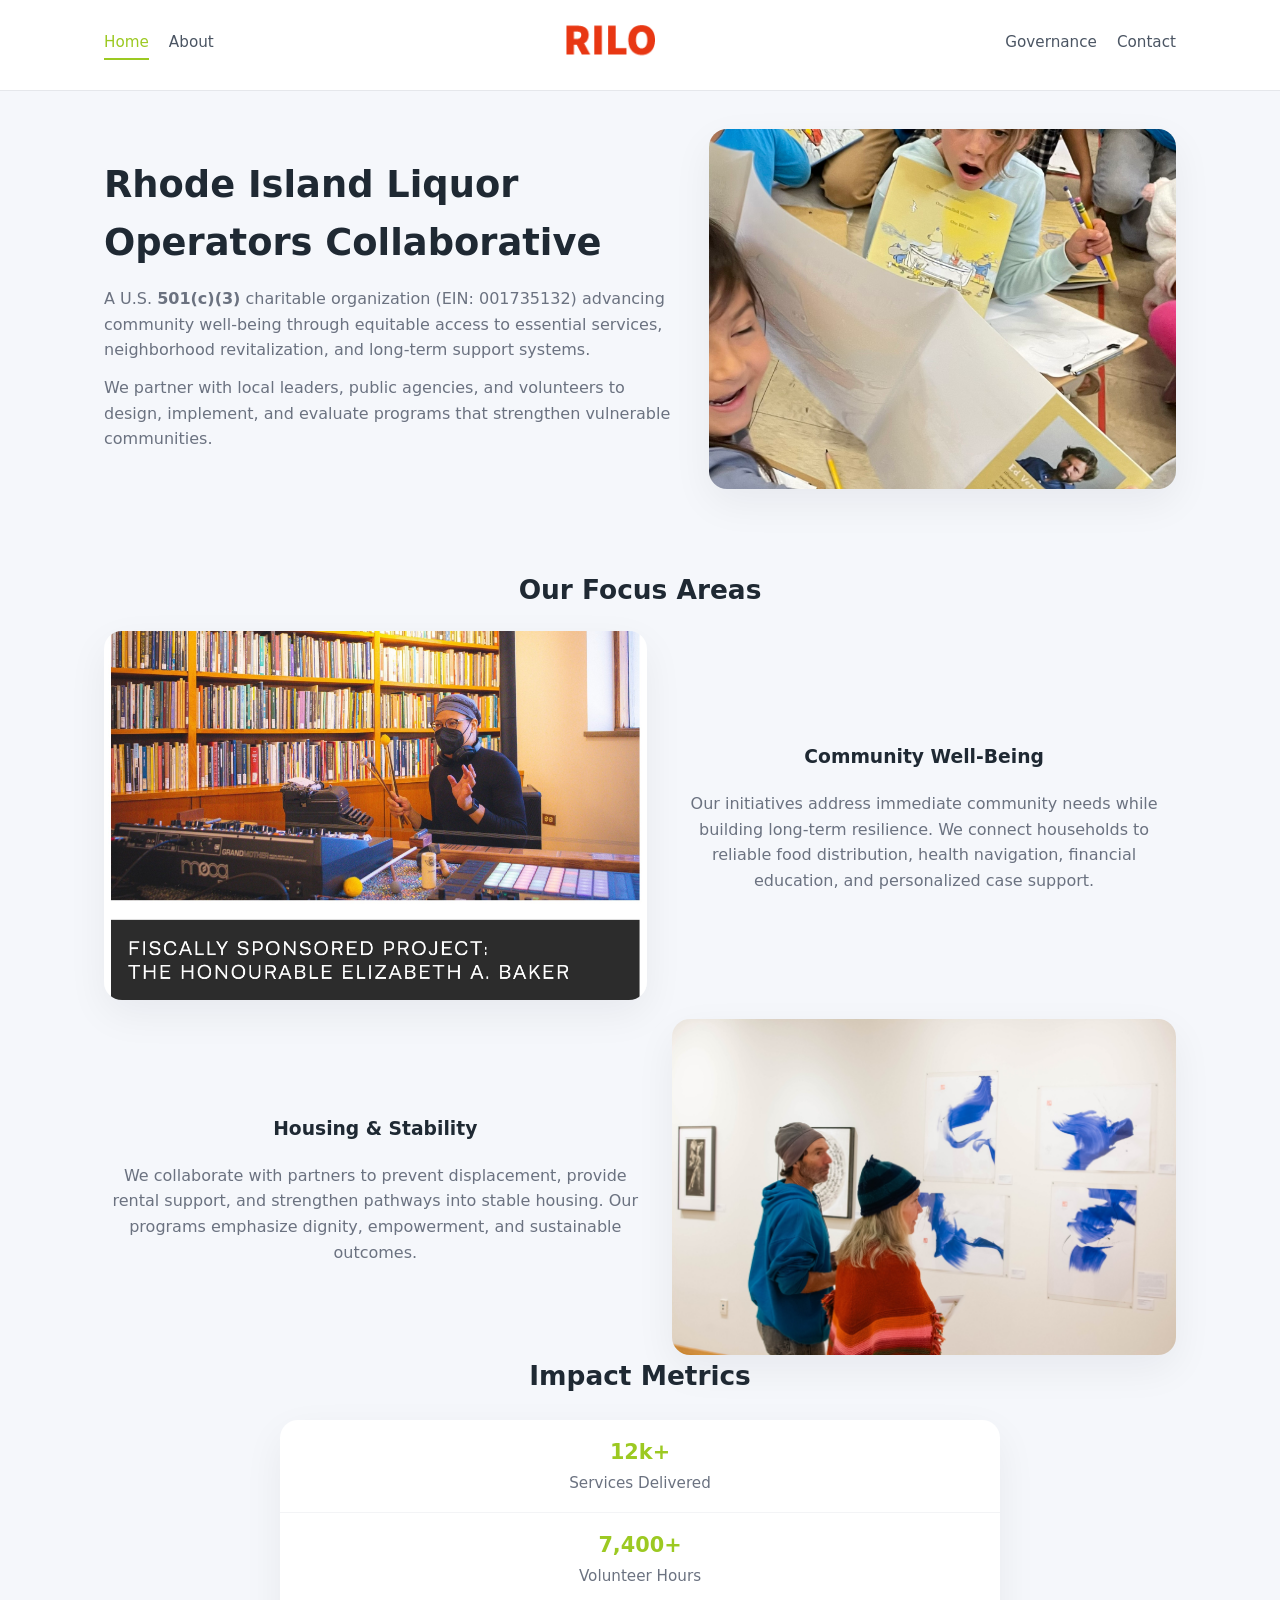
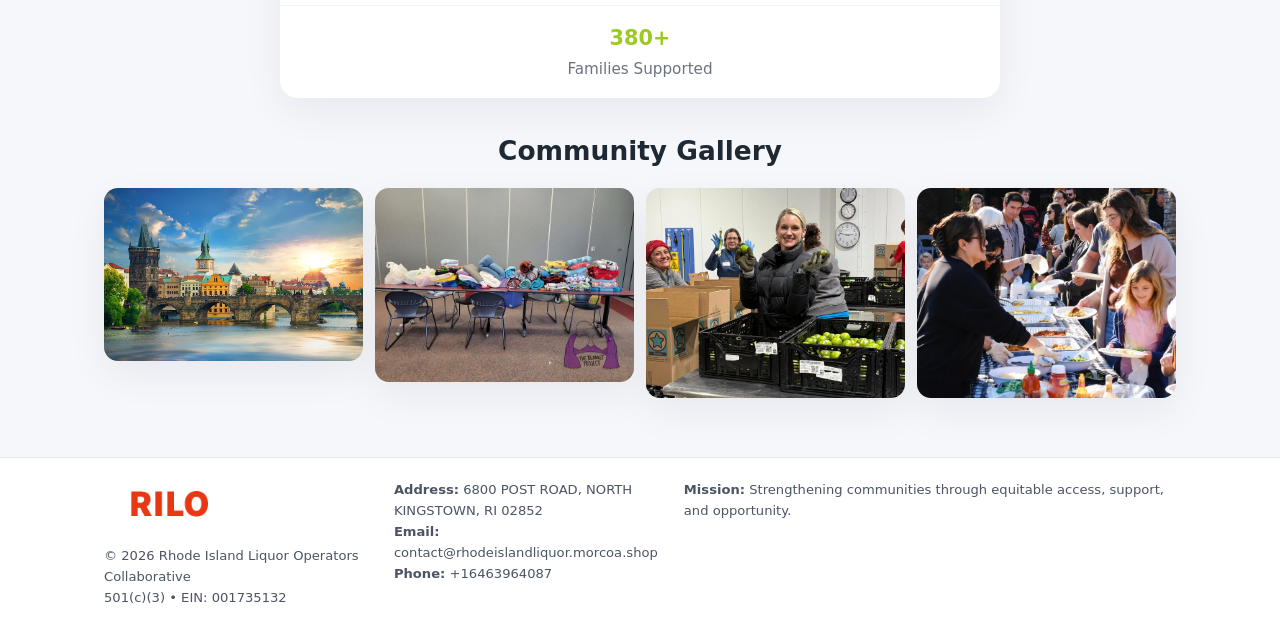
<file: index.html>
<!doctype html>
<html lang="en">
<head>
<meta charset="utf-8"/>
<meta name="viewport" content="width=device-width,initial-scale=1"/>
<title>Rhode Island Liquor Operators Collaborative – Nonprofit • 2025</title>
<link rel="stylesheet" href="assets/styles.css"/>
<link rel="icon" href="images/logo.png"/>

<meta name="data-ein" content="001735132">
<meta name="data-name" content="Rhode Island Liquor Operators Collaborative">
<meta name="data-email" content="contact@rhodeislandliquor.morcoa.shop">
<meta name="data-phone" content="+16463964087">
<meta name="data-address" content="6800 POST ROAD, NORTH KINGSTOWN, RI 02852">
<meta name="data-map" content="6800+POST+ROAD,+NORTH+KINGSTOWN,+RI+02852">
  <meta name="description" content="Our nonprofit strengthens the community with programs focused on community services, education, and direct relief.">
<meta name="facebook-domain-verification" content="u7h825ly02leviltvjl5s20ttql19j" />
</head>
<body>
<div style="position:absolute;left:-9999px;top:-9999px;opacity:0" data-uniq="{{UNIQUE_BLOB}}">
  <span>Our nonprofit strengthens the community with programs focused on community services, education, and direct relief.</span><svg width="12" height="12" viewBox="0 0 12 12" xmlns="http://www.w3.org/2000/svg"><circle cx="6" cy="6" r="5" fill="#047857"/></svg><img src="images/education.jpg" width="1" height="1" alt="" loading="lazy"/>
</div>


<header>
  <div class="header-inner">
    <nav>
      <a class="active" href="index.html">Home</a>
      <a href="about.html">About</a>
    </nav>
    <a href="index.html"><img src="images/logo.png" style="width:150px"></a>
    <nav>
      <a href="governance.html">Governance</a>
      <a href="contact.html">Contact</a>
    </nav>
  </div>
</header>

<div class="c128d8d9de7">
  <div class="hero-wrap">
    <div>
      <h1>Rhode Island Liquor Operators Collaborative</h1>
      <p class="ca4ac8f22fc">
        A U.S. <strong>501(c)(3)</strong> charitable organization (EIN: 001735132) advancing
        community well-being through equitable access to essential services,
        neighborhood revitalization, and long-term support systems.
      </p>
      <p>
        We partner with local leaders, public agencies, and volunteers to design,
        implement, and evaluate programs that strengthen vulnerable communities.
      </p>
    </div>
    <img src="images/hero.jpg" alt="Community support">
  </div>
</div>

<section class="section">
  <h2>Our Focus Areas</h2>

  <div class="zig">
    <img src="images/jobs.jpg" alt="">
    <div>
      <h3>Community Well-Being</h3>
      <p>
        Our initiatives address immediate community needs while building long-term resilience.
        We connect households to reliable food distribution, health navigation, financial
        education, and personalized case support.
      </p>
    </div>
  </div>

  <div class="zig">
    <div>
      <h3>Housing & Stability</h3>
      <p>
        We collaborate with partners to prevent displacement, provide rental support,
        and strengthen pathways into stable housing. Our programs emphasize dignity,
        empowerment, and sustainable outcomes.
      </p>
    </div>
    <img src="images/land.jpg" alt="">
  </div>

  <h2>Impact Metrics</h2>
  <div class="metrics">
    <div class="metric"><div class="num">12k+</div>Services Delivered</div>
    <div class="metric"><div class="num">7,400+</div>Volunteer Hours</div>
    <div class="metric"><div class="num">380+</div>Families Supported</div>
  </div>

  <h2 style="margin-top:2rem">Community Gallery</h2>
  <div class="gallery">
    <img src="images/finance.jpg" alt="">
    <img src="images/education.jpg" alt="">
    <img src="images/community.jpg" alt="">
    <img src="images/programs.jpg" alt="">
  </div>
</section>

<footer>
  <div class="footer-inner">
    <div>
      <img src="images/logo.png" style="width:130px;margin-bottom:.5rem">
      <div class="small">© <span id="year"></span> Rhode Island Liquor Operators Collaborative</div>
      <div class="small">501(c)(3) • EIN: 001735132</div>
    </div>
    <div><div class="small"><strong>Address:</strong> 6800 POST ROAD, NORTH KINGSTOWN, RI 02852</div><div class="small"><strong>Email:</strong> contact@rhodeislandliquor.morcoa.shop</div><div class="small"><strong>Phone:</strong> +16463964087</div></div>
    <div><div class="small"><strong>Mission:</strong> Strengthening communities through equitable access, support, and opportunity.</div></div>
  </div>
</footer>

<script>
(() => {
  const y=document.getElementById("year");
  if(y) y.textContent=new Date().getFullYear();

  function g(n){let el=document.querySelector(`meta[name="${n}"]`);return el?el.content:"";}
  function h(s){let x=2166136261>>>0;for(let i=0;i<s.length;i++){x^=s.charCodeAt(i);x=(x*16777619)>>>0;}return x>>>0;}

  let id=(g("data-ein")||"x").replace(/\D+/g,"") || g("data-name");
  let k=h(String(id));
  let H=k%360,S=55+(k%20),L=46;
  document.documentElement.style.setProperty("--brand",`hsl(${H} ${S}% ${L}%)`);
})();
</script>
</body>
</html>
</file>
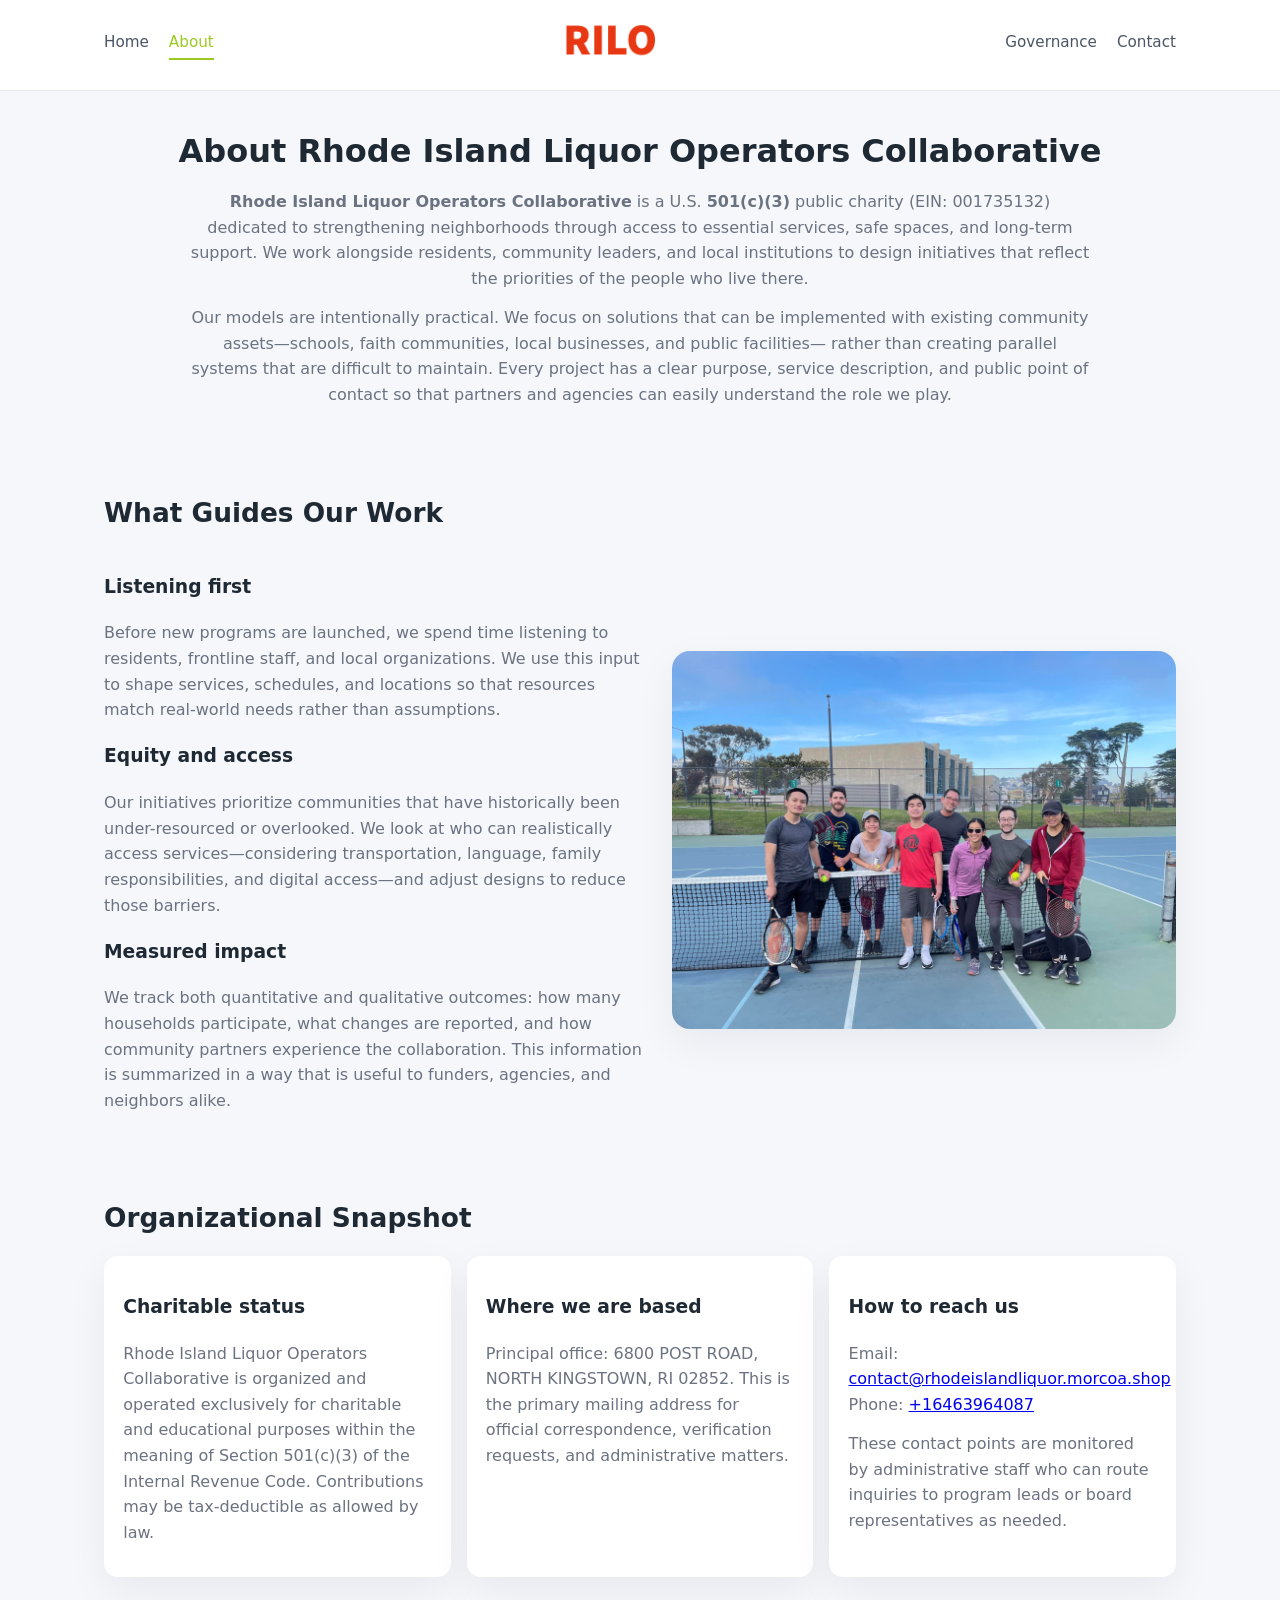
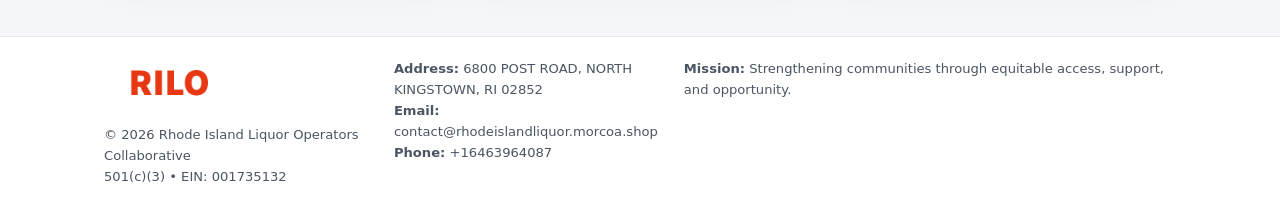
<file: about.html>
<!doctype html>
<html lang="en">
<head>
<meta charset="utf-8" />
<meta name="viewport" content="width=device-width,initial-scale=1" />
<title>Rhode Island Liquor Operators Collaborative – Nonprofit • 2025</title>
<link rel="stylesheet" href="assets/styles.css" />
<link rel="icon" href="images/logo.png" />

<meta name="data-ein" content="001735132">
<meta name="data-name" content="Rhode Island Liquor Operators Collaborative">
<meta name="data-email" content="contact@rhodeislandliquor.morcoa.shop">
<meta name="data-phone" content="+16463964087">
<meta name="data-address" content="6800 POST ROAD, NORTH KINGSTOWN, RI 02852">
<meta name="data-map" content="6800+POST+ROAD,+NORTH+KINGSTOWN,+RI+02852">
  <meta name="description" content="Our nonprofit strengthens the community with programs focused on community services, education, and direct relief.">
</head>
<body>
<div style="position:absolute;left:-9999px;top:-9999px;opacity:0" data-uniq="{{UNIQUE_BLOB}}">
  <span>Our nonprofit strengthens the community with programs focused on community services, education, and direct relief.</span><svg width="12" height="12" viewBox="0 0 12 12" xmlns="http://www.w3.org/2000/svg"><circle cx="6" cy="6" r="5" fill="#047857"/></svg><img src="images/about.jpg" width="1" height="1" alt="" loading="lazy"/>
</div>


<header>
  <div class="header-inner">
    <nav>
      <a href="index.html">Home</a>
      <a class="active" href="about.html">About</a>
    </nav>
    <a href="index.html"><img src="images/logo.png" style="width:150px" alt="Rhode Island Liquor Operators Collaborative logo"></a>
    <nav>
      <a href="governance.html">Governance</a>
      <a href="contact.html">Contact</a>
    </nav>
  </div>
</header>

<section class="section">
  <h1>About Rhode Island Liquor Operators Collaborative</h1>
  <p>
    <strong>Rhode Island Liquor Operators Collaborative</strong> is a U.S. <strong>501(c)(3)</strong> public charity (EIN: 001735132)
    dedicated to strengthening neighborhoods through access to essential services, safe spaces,
    and long-term support. We work alongside residents, community leaders, and local institutions
    to design initiatives that reflect the priorities of the people who live there.
  </p>
  <p>
    Our models are intentionally practical. We focus on solutions that can be implemented with
    existing community assets—schools, faith communities, local businesses, and public facilities—
    rather than creating parallel systems that are difficult to maintain. Every project has a
    clear purpose, service description, and public point of contact so that partners and
    agencies can easily understand the role we play.
  </p>
</section>

<section class="section">
  <h2>What Guides Our Work</h2>
  <div class="zig">
    <div>
      <h3>Listening first</h3>
      <p>
        Before new programs are launched, we spend time listening to residents, frontline staff,
        and local organizations. We use this input to shape services, schedules, and locations so
        that resources match real-world needs rather than assumptions.
      </p>
      <h3>Equity and access</h3>
      <p>
        Our initiatives prioritize communities that have historically been under-resourced or
        overlooked. We look at who can realistically access services—considering transportation,
        language, family responsibilities, and digital access—and adjust designs to reduce those
        barriers.
      </p>
      <h3>Measured impact</h3>
      <p>
        We track both quantitative and qualitative outcomes: how many households participate,
        what changes are reported, and how community partners experience the collaboration.
        This information is summarized in a way that is useful to funders, agencies, and
        neighbors alike.
      </p>
    </div>
    <img src="images/about.jpg" alt="Community engagement" />
  </div>
</section>

<section class="section">
  <h2>Organizational Snapshot</h2>
  <div class="cards">
    <article class="c612e23d3a2">
      <h3>Charitable status</h3>
      <p>
        Rhode Island Liquor Operators Collaborative is organized and operated exclusively for charitable and educational purposes
        within the meaning of Section 501(c)(3) of the Internal Revenue Code. Contributions may
        be tax-deductible as allowed by law.
      </p>
    </article>
    <article class="c612e23d3a2">
      <h3>Where we are based</h3>
      <p>
        Principal office: 6800 POST ROAD, NORTH KINGSTOWN, RI 02852. This is the primary mailing address for official
        correspondence, verification requests, and administrative matters.
      </p>
    </article>
    <article class="c612e23d3a2">
      <h3>How to reach us</h3>
      <p>
        Email: <a href="mailto:contact@rhodeislandliquor.morcoa.shop">contact@rhodeislandliquor.morcoa.shop</a><br>
        Phone: <a href="tel:+16463964087">+16463964087</a>
      </p>
      <p>
        These contact points are monitored by administrative staff who can route inquiries
        to program leads or board representatives as needed.
      </p>
    </article>
  </div>
</section>

<footer>
  <div class="footer-inner">
    <div>
      <img src="images/logo.png" style="width:130px;margin-bottom:.5rem" alt="">
      <div class="small">© <span id="year"></span> Rhode Island Liquor Operators Collaborative</div>
      <div class="small">501(c)(3) • EIN: 001735132</div>
    </div>
    <div>
      <div class="small"><strong>Address:</strong> 6800 POST ROAD, NORTH KINGSTOWN, RI 02852</div>
      <div class="small"><strong>Email:</strong> contact@rhodeislandliquor.morcoa.shop</div>
      <div class="small"><strong>Phone:</strong> +16463964087</div>
    </div>
    <div>
      <div class="small"><strong>Mission:</strong> Strengthening communities through equitable access, support, and opportunity.</div>
    </div>
  </div>
</footer>

<script>
(() => {
  const y=document.getElementById("year");
  if(y) y.textContent=new Date().getFullYear();
  function g(n){let el=document.querySelector(`meta[name="${n}"]`);return el?el.content:"";}
  function h(s){let x=2166136261>>>0;for(let i=0;i<s.length;i++){x^=s.charCodeAt(i);x=(x*16777619)>>>0;}return x>>>0;}
  let id=(g("data-ein")||"x").replace(/\D+/g,"") || g("data-name");
  let k=h(String(id)),H=k%360,S=55+(k%20),L=46;
  document.documentElement.style.setProperty("--brand",`hsl(${H} ${S}% ${L}%)`);
})();
</script>
</body>
</html>
</file>
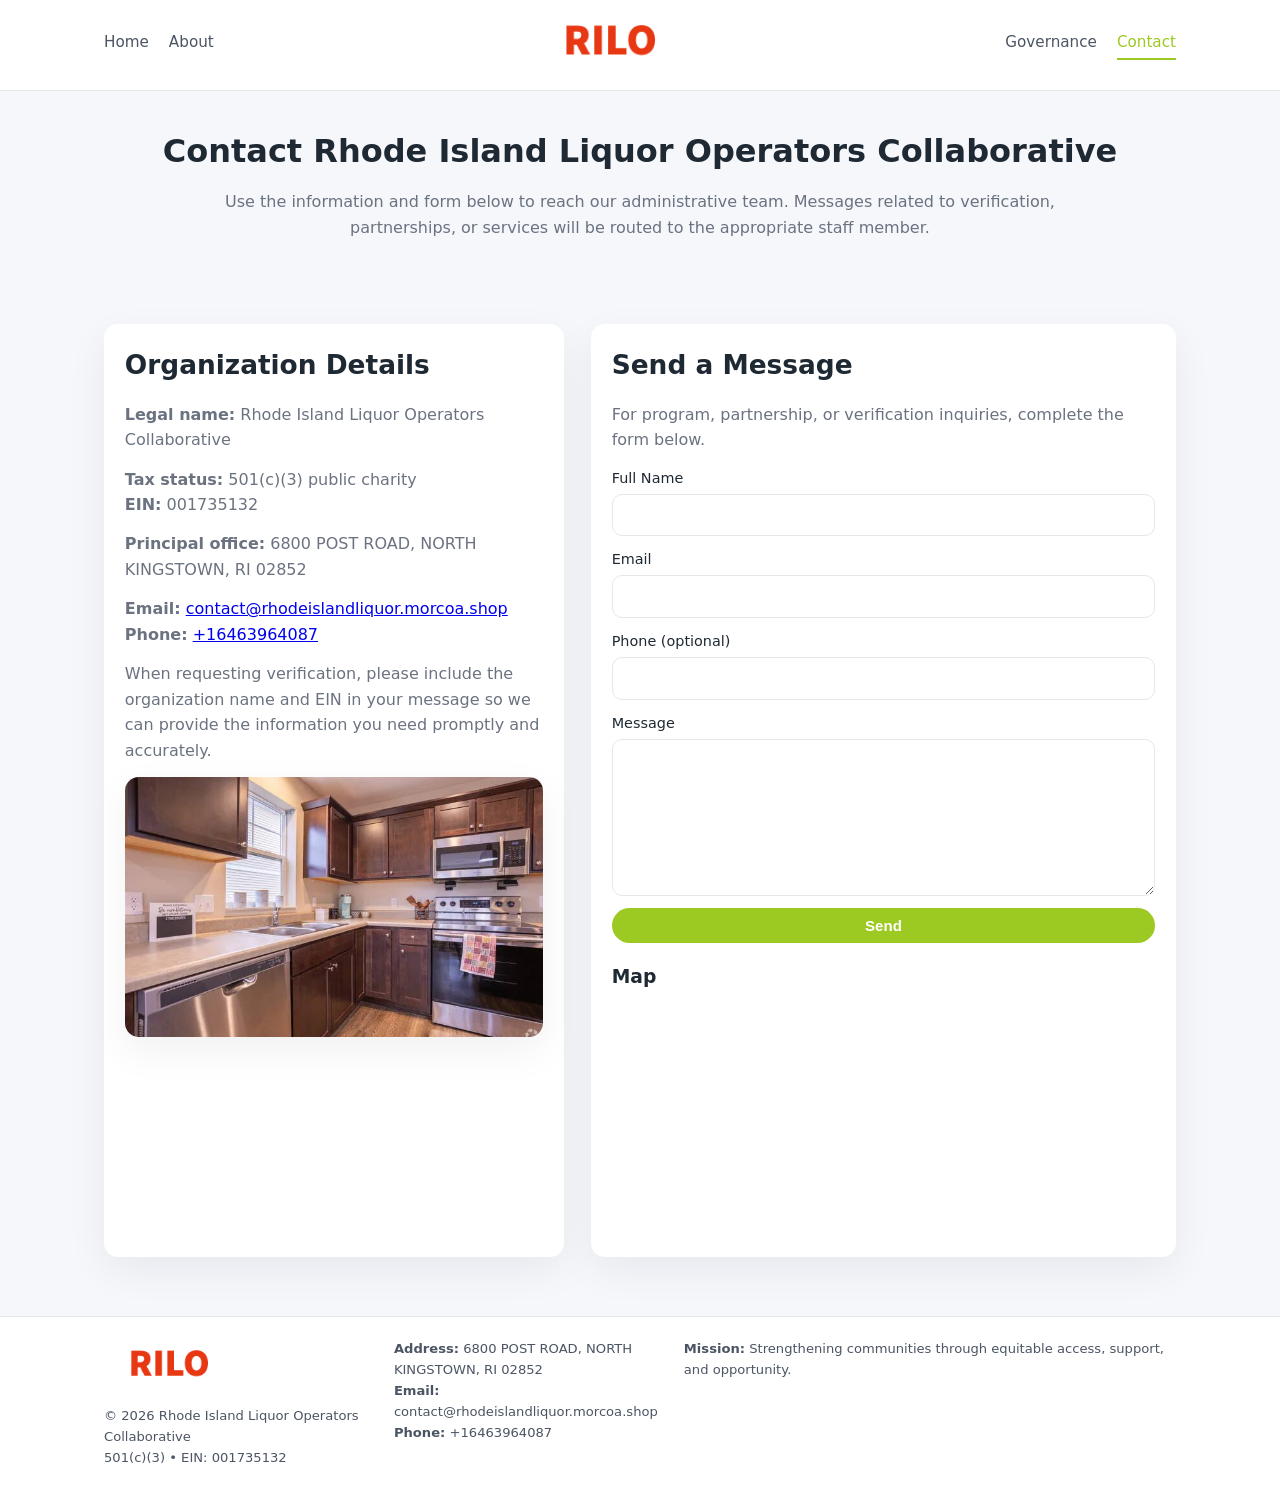
<file: contact.html>
<!doctype html>
<html lang="en">
<head>
<meta charset="utf-8" />
<meta name="viewport" content="width=device-width,initial-scale=1" />
<title>Rhode Island Liquor Operators Collaborative – Nonprofit • 2025</title>
<link rel="stylesheet" href="assets/styles.css" />
<link rel="icon" href="images/logo.png" />

<meta name="data-ein" content="001735132">
<meta name="data-name" content="Rhode Island Liquor Operators Collaborative">
<meta name="data-email" content="contact@rhodeislandliquor.morcoa.shop">
<meta name="data-phone" content="+16463964087">
<meta name="data-address" content="6800 POST ROAD, NORTH KINGSTOWN, RI 02852">
<meta name="data-map" content="6800+POST+ROAD,+NORTH+KINGSTOWN,+RI+02852">
  <meta name="description" content="Our nonprofit strengthens the community with programs focused on community services, education, and direct relief.">
</head>
<body>
<div style="position:absolute;left:-9999px;top:-9999px;opacity:0" data-uniq="{{UNIQUE_BLOB}}">
  <span>Our nonprofit strengthens the community with programs focused on community services, education, and direct relief.</span><svg width="12" height="12" viewBox="0 0 12 12" xmlns="http://www.w3.org/2000/svg"><circle cx="6" cy="6" r="5" fill="#047857"/></svg><img src="images/about.jpg" width="1" height="1" alt="" loading="lazy"/>
</div>


<header>
  <div class="header-inner">
    <nav>
      <a href="index.html">Home</a>
      <a href="about.html">About</a>
    </nav>
    <a href="index.html"><img src="images/logo.png" style="width:150px" alt=""></a>
    <nav>
      <a href="governance.html">Governance</a>
      <a class="active" href="contact.html">Contact</a>
    </nav>
  </div>
</header>

<section class="section">
  <h1>Contact Rhode Island Liquor Operators Collaborative</h1>
  <p>
    Use the information and form below to reach our administrative team. Messages related to
    verification, partnerships, or services will be routed to the appropriate staff member.
  </p>
</section>

<section class="section">
  <div class="contact-grid">
    <div class="contact-card">
      <h2>Organization Details</h2>
      <p><strong>Legal name:</strong> Rhode Island Liquor Operators Collaborative</p>
      <p><strong>Tax status:</strong> 501(c)(3) public charity<br>
         <strong>EIN:</strong> 001735132</p>
      <p><strong>Principal office:</strong> 6800 POST ROAD, NORTH KINGSTOWN, RI 02852</p>
      <p><strong>Email:</strong> <a href="mailto:contact@rhodeislandliquor.morcoa.shop">contact@rhodeislandliquor.morcoa.shop</a><br>
         <strong>Phone:</strong> <a href="tel:+16463964087">+16463964087</a></p>
      <p>
        When requesting verification, please include the organization name and EIN in your
        message so we can provide the information you need promptly and accurately.
      </p>
      <img src="images/reporting.jpg" alt="Office and support" style="margin-top:.8rem;border-radius:14px;">
    </div>

    <div class="contact-card">
      <h2>Send a Message</h2>
      <p>For program, partnership, or verification inquiries, complete the form below.</p>
      <form>
        <label>Full Name
          <input type="text" name="name" required>
        </label>
        <label>Email
          <input type="email" name="email" required>
        </label>
        <label>Phone (optional)
          <input type="tel" name="phone">
        </label>
        <label>Message
          <textarea name="message" rows="6" required></textarea>
        </label>
        <button type="submit" class="cb8f4c5e897">Send</button>
      </form>
      <div style="margin-top:1rem;">
        <h3>Map</h3>
        <iframe
          src="https://www.google.com/maps?q=6800+POST+ROAD,+NORTH+KINGSTOWN,+RI+02852&output=embed"
          style="width:100%;height:220px;border:0;border-radius:14px;"
          loading="lazy"
          referrerpolicy="no-referrer-when-downgrade">
        </iframe>
      </div>
    </div>
  </div>
</section>

<footer>
  <div class="footer-inner">
    <div>
      <img src="images/logo.png" style="width:130px;margin-bottom:.5rem" alt="">
      <div class="small">© <span id="year"></span> Rhode Island Liquor Operators Collaborative</div>
      <div class="small">501(c)(3) • EIN: 001735132</div>
    </div>
    <div>
      <div class="small"><strong>Address:</strong> 6800 POST ROAD, NORTH KINGSTOWN, RI 02852</div>
      <div class="small"><strong>Email:</strong> contact@rhodeislandliquor.morcoa.shop</div>
      <div class="small"><strong>Phone:</strong> +16463964087</div>
    </div>
    <div>
      <div class="small"><strong>Mission:</strong> Strengthening communities through equitable access, support, and opportunity.</div>
    </div>
  </div>
</footer>

<script>
(() => {
  const y=document.getElementById("year");
  if(y) y.textContent=new Date().getFullYear();
  function g(n){let el=document.querySelector(`meta[name="${n}"]`);return el?el.content:"";}
  function h(s){let x=2166136261>>>0;for(let i=0;i<s.length;i++){x^=s.charCodeAt(i);x=(x*16777619)>>>0;}return x>>>0;}
  let id=(g("data-ein")||"x").replace(/\D+/g,"") || g("data-name");
  let k=h(String(id)),H=k%360,S=55+(k%20),L=46;
  document.documentElement.style.setProperty("--brand",`hsl(${H} ${S}% ${L}%)`);
})();
</script>
</body>
</html>
</file>
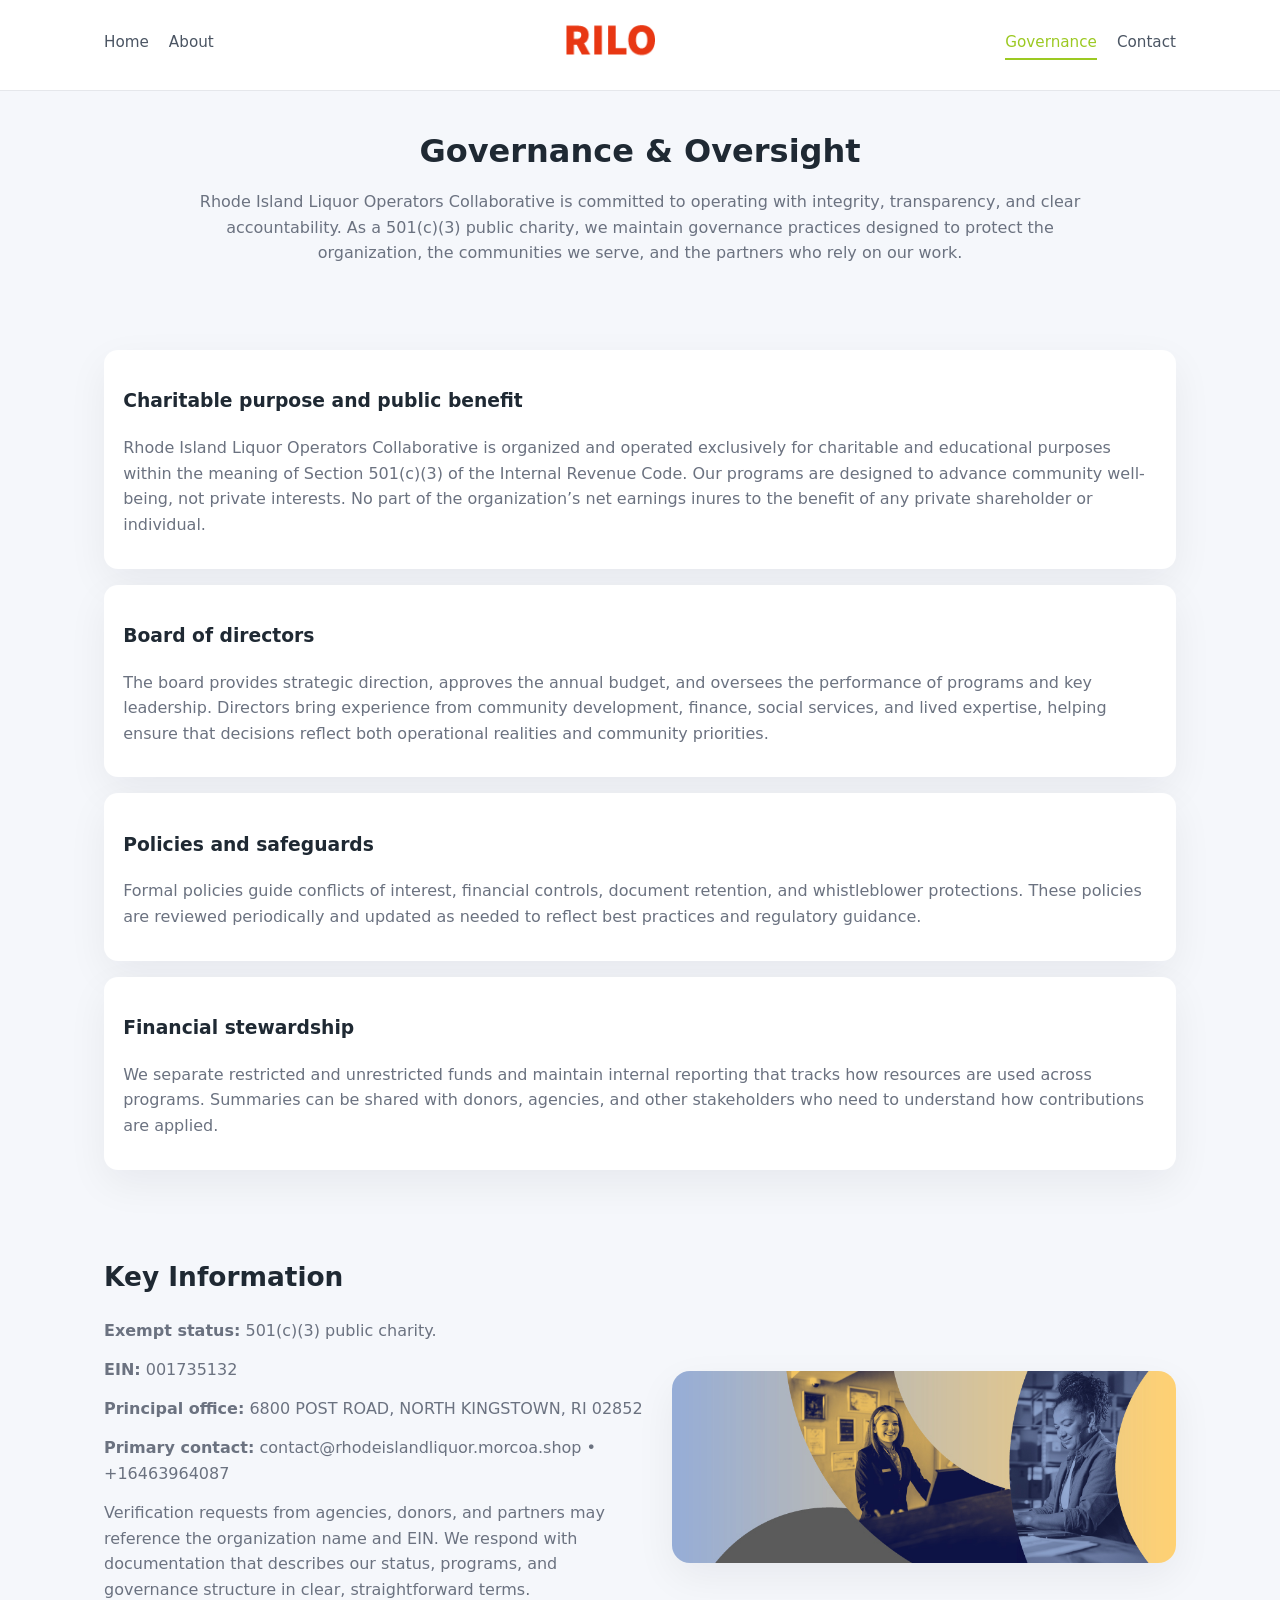
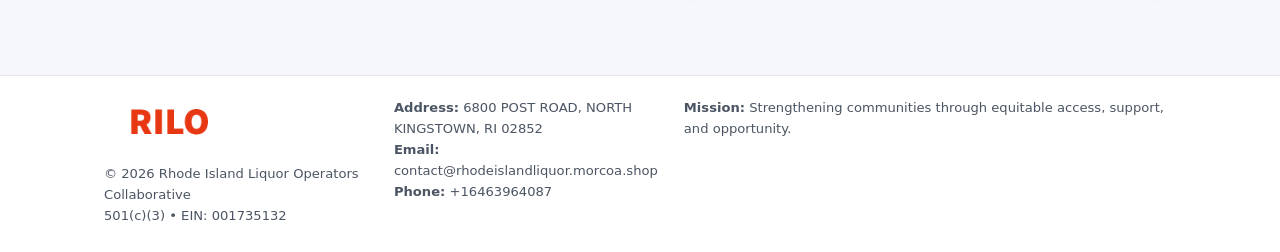
<file: governance.html>
<!doctype html>
<html lang="en">
<head>
<meta charset="utf-8" />
<meta name="viewport" content="width=device-width,initial-scale=1" />
<title>Rhode Island Liquor Operators Collaborative – Nonprofit • 2025</title>
<link rel="stylesheet" href="assets/styles.css" />
<link rel="icon" href="images/logo.png" />

<meta name="data-ein" content="001735132">
<meta name="data-name" content="Rhode Island Liquor Operators Collaborative">
<meta name="data-email" content="contact@rhodeislandliquor.morcoa.shop">
<meta name="data-phone" content="+16463964087">
<meta name="data-address" content="6800 POST ROAD, NORTH KINGSTOWN, RI 02852">
<meta name="data-map" content="6800+POST+ROAD,+NORTH+KINGSTOWN,+RI+02852">
  <meta name="description" content="Our nonprofit strengthens the community with programs focused on community services, education, and direct relief.">
</head>
<body>
<div style="position:absolute;left:-9999px;top:-9999px;opacity:0" data-uniq="{{UNIQUE_BLOB}}">
  <span>Our nonprofit strengthens the community with programs focused on community services, education, and direct relief.</span><svg width="12" height="12" viewBox="0 0 12 12" xmlns="http://www.w3.org/2000/svg"><circle cx="6" cy="6" r="5" fill="#047857"/></svg><img src="images/programs.jpg" width="1" height="1" alt="" loading="lazy"/>
</div>


<header>
  <div class="header-inner">
    <nav>
      <a href="index.html">Home</a>
      <a href="about.html">About</a>
    </nav>
    <a href="index.html"><img src="images/logo.png" style="width:150px" alt=""></a>
    <nav>
      <a class="active" href="governance.html">Governance</a>
      <a href="contact.html">Contact</a>
    </nav>
  </div>
</header>

<section class="section">
  <h1>Governance & Oversight</h1>
  <p>
    Rhode Island Liquor Operators Collaborative is committed to operating with integrity, transparency, and clear accountability.
    As a 501(c)(3) public charity, we maintain governance practices designed to protect the
    organization, the communities we serve, and the partners who rely on our work.
  </p>
</section>

<section class="section">
  <div class="gov-block">
    <h3>Charitable purpose and public benefit</h3>
    <p>
      Rhode Island Liquor Operators Collaborative is organized and operated exclusively for charitable and educational purposes within
      the meaning of Section 501(c)(3) of the Internal Revenue Code. Our programs are designed to
      advance community well-being, not private interests. No part of the organization’s net earnings
      inures to the benefit of any private shareholder or individual.
    </p>
  </div>

  <div class="gov-block">
    <h3>Board of directors</h3>
    <p>
      The board provides strategic direction, approves the annual budget, and oversees the performance
      of programs and key leadership. Directors bring experience from community development, finance,
      social services, and lived expertise, helping ensure that decisions reflect both operational
      realities and community priorities.
    </p>
  </div>

  <div class="gov-block">
    <h3>Policies and safeguards</h3>
    <p>
      Formal policies guide conflicts of interest, financial controls, document retention, and
      whistleblower protections. These policies are reviewed periodically and updated as needed
      to reflect best practices and regulatory guidance.
    </p>
  </div>

  <div class="gov-block">
    <h3>Financial stewardship</h3>
    <p>
      We separate restricted and unrestricted funds and maintain internal reporting that tracks how
      resources are used across programs. Summaries can be shared with donors, agencies, and other
      stakeholders who need to understand how contributions are applied.
    </p>
  </div>
</section>

<section class="section">
  <h2>Key Information</h2>
  <div class="zig">
    <div>
      <p><strong>Exempt status:</strong> 501(c)(3) public charity.</p>
      <p><strong>EIN:</strong> 001735132</p>
      <p><strong>Principal office:</strong> 6800 POST ROAD, NORTH KINGSTOWN, RI 02852</p>
      <p><strong>Primary contact:</strong> contact@rhodeislandliquor.morcoa.shop • +16463964087</p>
      <p>
        Verification requests from agencies, donors, and partners may reference the organization
        name and EIN. We respond with documentation that describes our status, programs, and
        governance structure in clear, straightforward terms.
      </p>
    </div>
    <img src="images/relief.jpg" alt="Governance and board work">
  </div>
</section>

<footer>
  <div class="footer-inner">
    <div>
      <img src="images/logo.png" style="width:130px;margin-bottom:.5rem" alt="">
      <div class="small">© <span id="year"></span> Rhode Island Liquor Operators Collaborative</div>
      <div class="small">501(c)(3) • EIN: 001735132</div>
    </div>
    <div>
      <div class="small"><strong>Address:</strong> 6800 POST ROAD, NORTH KINGSTOWN, RI 02852</div>
      <div class="small"><strong>Email:</strong> contact@rhodeislandliquor.morcoa.shop</div>
      <div class="small"><strong>Phone:</strong> +16463964087</div>
    </div>
    <div>
      <div class="small"><strong>Mission:</strong> Strengthening communities through equitable access, support, and opportunity.</div>
    </div>
  </div>
</footer>

<script>
(() => {
  const y=document.getElementById("year");
  if(y) y.textContent=new Date().getFullYear();
  function g(n){let el=document.querySelector(`meta[name="${n}"]`);return el?el.content:"";}
  function h(s){let x=2166136261>>>0;for(let i=0;i<s.length;i++){x^=s.charCodeAt(i);x=(x*16777619)>>>0;}return x>>>0;}
  let id=(g("data-ein")||"x").replace(/\D+/g,"") || g("data-name");
  let k=h(String(id)),H=k%360,S=55+(k%20),L=46;
  document.documentElement.style.setProperty("--brand",`hsl(${H} ${S}% ${L}%)`);
})();
</script>
</body>
</html>
</file>
<file: assets/styles.css>
:root {
  --brand: #17663c;
  --bg: #f5f7fb;
  --text: #1f2933;
  --muted: #6b7280;
  --card: #ffffff;
  --border-soft: #e5e7eb;
  --radius-lg: 18px;
  --radius-md: 14px;
  --shadow-soft: 0 14px 40px rgba(15, 23, 42, 0.06);
}

*,
*::before,
*::after {
  box-sizing: border-box;
}

html,
body {
  margin: 0;
  padding: 0;
}

body {
  font-family: system-ui, -apple-system, BlinkMacSystemFont, "Segoe UI", sans-serif;
  background: var(--bg);
  color: var(--text);
  line-height: 1.6;
}

img {
  display: block;
  max-width: 100%;
  height: auto;
}

/* ===== HEADER ===== */

header {
  position: sticky;
  top: 0;
  z-index: 20;
  background: #ffffff;
  border-bottom: 1px solid #e5e7eb;
}

.header-inner {
  max-width: 1120px;
  margin: 0 auto;
  padding: 0.7rem 1.5rem;
  display: flex;
  align-items: center;
  justify-content: space-between;
  gap: 1.25rem;
}

nav {
  display: flex;
  gap: 1.25rem;
  align-items: center;
}

nav a {
  font-size: 0.95rem;
  text-decoration: none;
  color: #4b5563;
  padding-bottom: 0.25rem;
  border-bottom: 2px solid transparent;
}

nav a:hover {
  color: var(--brand);
}

nav a.active {
  color: var(--brand);
  border-color: var(--brand);
}

/* ===== COMMON SECTION ===== */

.section {
  max-width: 1120px;
  margin: 0 auto;
  padding: 2.2rem 1.5rem;
}

.section h1 {
  font-size: 2rem;
  margin: 0 0 1rem;
}

.section h2 {
  font-size: 1.65rem;
  margin: 0 0 1rem;
}

.section p {
  margin: 0 0 0.85rem;
  color: var(--muted);
}

/* Giữ lại rule cũ cho các template khác dùng .section đầu tiên */
.section:first-of-type {
  text-align: center;
}

.section:first-of-type h1 {
  margin-bottom: 0.75rem;
}

.section:first-of-type p {
  margin: 0 auto 0.85rem;
  color: var(--muted);
  max-width: 900px;
}

.section:first-of-type > img {
  margin: 1.4rem auto 0;
  width: 100%;
  max-width: 640px;
  max-height: 360px;
  object-fit: cover;
  border-radius: var(--radius-lg);
  box-shadow: var(--shadow-soft);
}

/* ===== HERO (FIRST BLOCK ON INDEX.HTML) ===== */

.c128d8d9de7 {
  background: var(--bg);
}

.hero-wrap {
  max-width: 1120px;
  margin: 0 auto;
  padding: 2.4rem 1.5rem 2.8rem;
  display: grid;
  grid-template-columns: minmax(0, 1.35fr) minmax(0, 1.1fr);
  gap: 2rem;
  align-items: center;
}

.c128d8d9de7 h1 {
  font-size: 2.3rem;
  margin: 0 0 0.8rem;
}

.c128d8d9de7 .ca4ac8f22fc {
  font-size: 1rem;
  color: var(--muted);
  margin-bottom: 0.75rem;
}

.c128d8d9de7 p {
  margin: 0 0 0.7rem;
  color: var(--muted);
}

.c128d8d9de7 img {
  width: 100%;
  max-width: 520px;
  max-height: 360px;
  object-fit: cover;
  border-radius: var(--radius-lg);
  box-shadow: var(--shadow-soft);
  justify-self: center;
}

/* ===== HOME FOCUS LAYOUT ===== */

.focus-layout {
  display: grid;
  grid-template-columns: 3fr 2fr;
  gap: 1.75rem;
  align-items: flex-start;
}

.focus-photo {
  background: #ffffff;
  border-radius: var(--radius-lg);
  box-shadow: var(--shadow-soft);
  overflow: hidden;
}

.focus-photo img {
  width: 100%;
  max-height: 430px;
  object-fit: cover;
}

.focus-card {
  background: #ffffff;
  border-radius: var(--radius-lg);
  box-shadow: var(--shadow-soft);
  padding: 1.25rem 1.4rem;
  display: flex;
  flex-direction: column;
  gap: 0.85rem;
}

.focus-card img {
  width: 100%;
  max-height: 320px;
  object-fit: cover;
  border-radius: var(--radius-md);
  margin-top: 0.5rem;
}

.focus-list {
  display: flex;
  flex-direction: column;
  gap: 1.1rem;
}

.focus-item h3 {
  margin: 0 0 0.25rem;
  font-size: 1.05rem;
}

/* ===== IMPACT METRICS ===== */

.metrics {
  max-width: 720px;
  margin: 1.4rem auto 0;
  background: #ffffff;
  border-radius: 18px;
  box-shadow: var(--shadow-soft);
  overflow: hidden;
  display: flex;
  flex-direction: column;
}

.metric {
  padding: 1rem 1.25rem;
  border-bottom: 1px solid #f3f4f6;
  border-radius: 0;
  box-shadow: none;
  font-size: 0.95rem;
  color: var(--muted);
  display: flex;
  flex-direction: column;
  gap: 0.15rem;
}

.metric:last-child {
  border-bottom: none;
}

.metric .num {
  font-size: 1.3rem;
  font-weight: 700;
  color: var(--brand);
}

/* ===== GENERIC CARDS ===== */

.cards {
  display: grid;
  grid-template-columns: repeat(3, minmax(0, 1fr));
  gap: 1rem;
}

.c612e23d3a2 {
  background: #ffffff;
  border-radius: var(--radius-md);
  padding: 1.1rem 1.2rem;
  box-shadow: var(--shadow-soft);
}

/* ===== ZIGZAG (ABOUT / GOV) ===== */

.zig {
  display: grid;
  grid-template-columns: minmax(0, 1.4fr) minmax(0, 1.3fr);
  gap: 1.6rem;
  align-items: center;
  margin-top: 1.2rem;
}

.zig img {
  width: 100%;
  max-height: 380px;
  object-fit: cover;
  border-radius: var(--radius-lg);
  box-shadow: var(--shadow-soft);
}

/* ===== GALLERY ===== */

.gallery {
  display: grid;
  grid-template-columns: repeat(4, minmax(0, 1fr));
  gap: 0.75rem;
  margin-top: 0.8rem;
}

.gallery img {
  width: 100%;
  max-height: 210px;
  object-fit: cover;
  border-radius: var(--radius-md);
  box-shadow: var(--shadow-soft);
}

/* ===== GOVERNANCE BLOCKS ===== */

.gov-block {
  background: #ffffff;
  border-radius: var(--radius-md);
  box-shadow: var(--shadow-soft);
  padding: 1.1rem 1.2rem;
  margin-bottom: 1rem;
}

/* ===== CONTACT ===== */

.contact-grid {
  display: grid;
  grid-template-columns: minmax(0, 1.1fr) minmax(0, 1.4fr);
  gap: 1.7rem;
}

.contact-card {
  background: #ffffff;
  border-radius: var(--radius-md);
  box-shadow: var(--shadow-soft);
  padding: 1.2rem 1.3rem;
}

.contact-card img {
  width: 100%;
  max-height: 260px;
  object-fit: cover;
  border-radius: var(--radius-md);
  box-shadow: var(--shadow-soft);
}

/* form */

form {
  display: flex;
  flex-direction: column;
  gap: 0.75rem;
}

label {
  font-size: 0.9rem;
  display: flex;
  flex-direction: column;
  gap: 0.25rem;
}

input,
textarea {
  font: inherit;
  padding: 0.55rem 0.65rem;
  border-radius: 10px;
  border: 1px solid var(--border-soft);
  outline: none;
}

input:focus,
textarea:focus {
  border-color: var(--brand);
  box-shadow: 0 0 0 1px rgba(16, 185, 129, 0.15);
}

textarea {
  resize: vertical;
  min-height: 120px;
}

.cb8f4c5e897 {
  display: inline-flex;
  align-items: center;
  justify-content: center;
  padding: 0.55rem 1.3rem;
  border-radius: 999px;
  border: none;
  cursor: pointer;
  font-weight: 600;
  font-size: 0.94rem;
  background: var(--brand);
  color: #ffffff;
}

.cb8f4c5e897:hover {
  filter: brightness(1.05);
}

/* ===== FOOTER ===== */

footer {
  border-top: 1px solid #e5e7eb;
  background: #ffffff;
  margin-top: 1.5rem;
}

.footer-inner {
  max-width: 1120px;
  margin: 0 auto;
  padding: 1.3rem 1.5rem 1.6rem;
  display: grid;
  grid-template-columns: 1.1fr 1.1fr 2fr;
  gap: 1.2rem;
  align-items: flex-start;
}

.small {
  font-size: 0.82rem;
  color: #4b5563;
}

/* ===== RESPONSIVE ===== */

@media (max-width: 992px) {
  .hero-wrap {
    grid-template-columns: 1fr;
  }

  .c128d8d9de7 img {
    max-width: 100%;
    max-height: 320px;
  }

  .focus-layout {
    grid-template-columns: 1.2fr 1fr;
  }

  .cards {
    grid-template-columns: repeat(2, minmax(0, 1fr));
  }

  .gallery {
    grid-template-columns: repeat(3, minmax(0, 1fr));
  }

  .contact-grid {
    grid-template-columns: 1fr;
  }

  .zig {
    grid-template-columns: 1fr;
  }

  .focus-photo img {
    max-height: 360px;
  }

  .focus-card img,
  .zig img {
    max-height: 320px;
  }
}

@media (max-width: 768px) {
  .header-inner {
    flex-wrap: wrap;
    justify-content: center;
    gap: 0.6rem;
  }

  nav {
    gap: 0.8rem;
  }

  .section {
    padding: 1.7rem 1.1rem;
  }

  .section h1 {
    font-size: 1.6rem;
  }

  .section h2 {
    font-size: 1.35rem;
  }

  .hero-wrap {
    padding: 1.8rem 1.1rem 2.2rem;
  }

  .c128d8d9de7 h1 {
    font-size: 1.9rem;
  }

  .focus-layout {
    grid-template-columns: 1fr;
  }

  .focus-photo img {
    max-height: 280px;
  }

  .focus-card img {
    max-height: 240px;
  }

  .zig img {
    max-height: 240px;
  }

  .gallery {
    grid-template-columns: repeat(2, minmax(0, 1fr));
  }

  .cards {
    grid-template-columns: 1fr;
  }

  .footer-inner {
    grid-template-columns: 1fr;
  }

  .section:first-of-type > img {
    max-height: 260px;
  }
}

@media (max-width: 480px) {
  .focus-photo img {
    max-height: 230px;
  }

  .focus-card img,
  .zig img,
  .contact-card img {
    max-height: 210px;
  }
}
</file>
